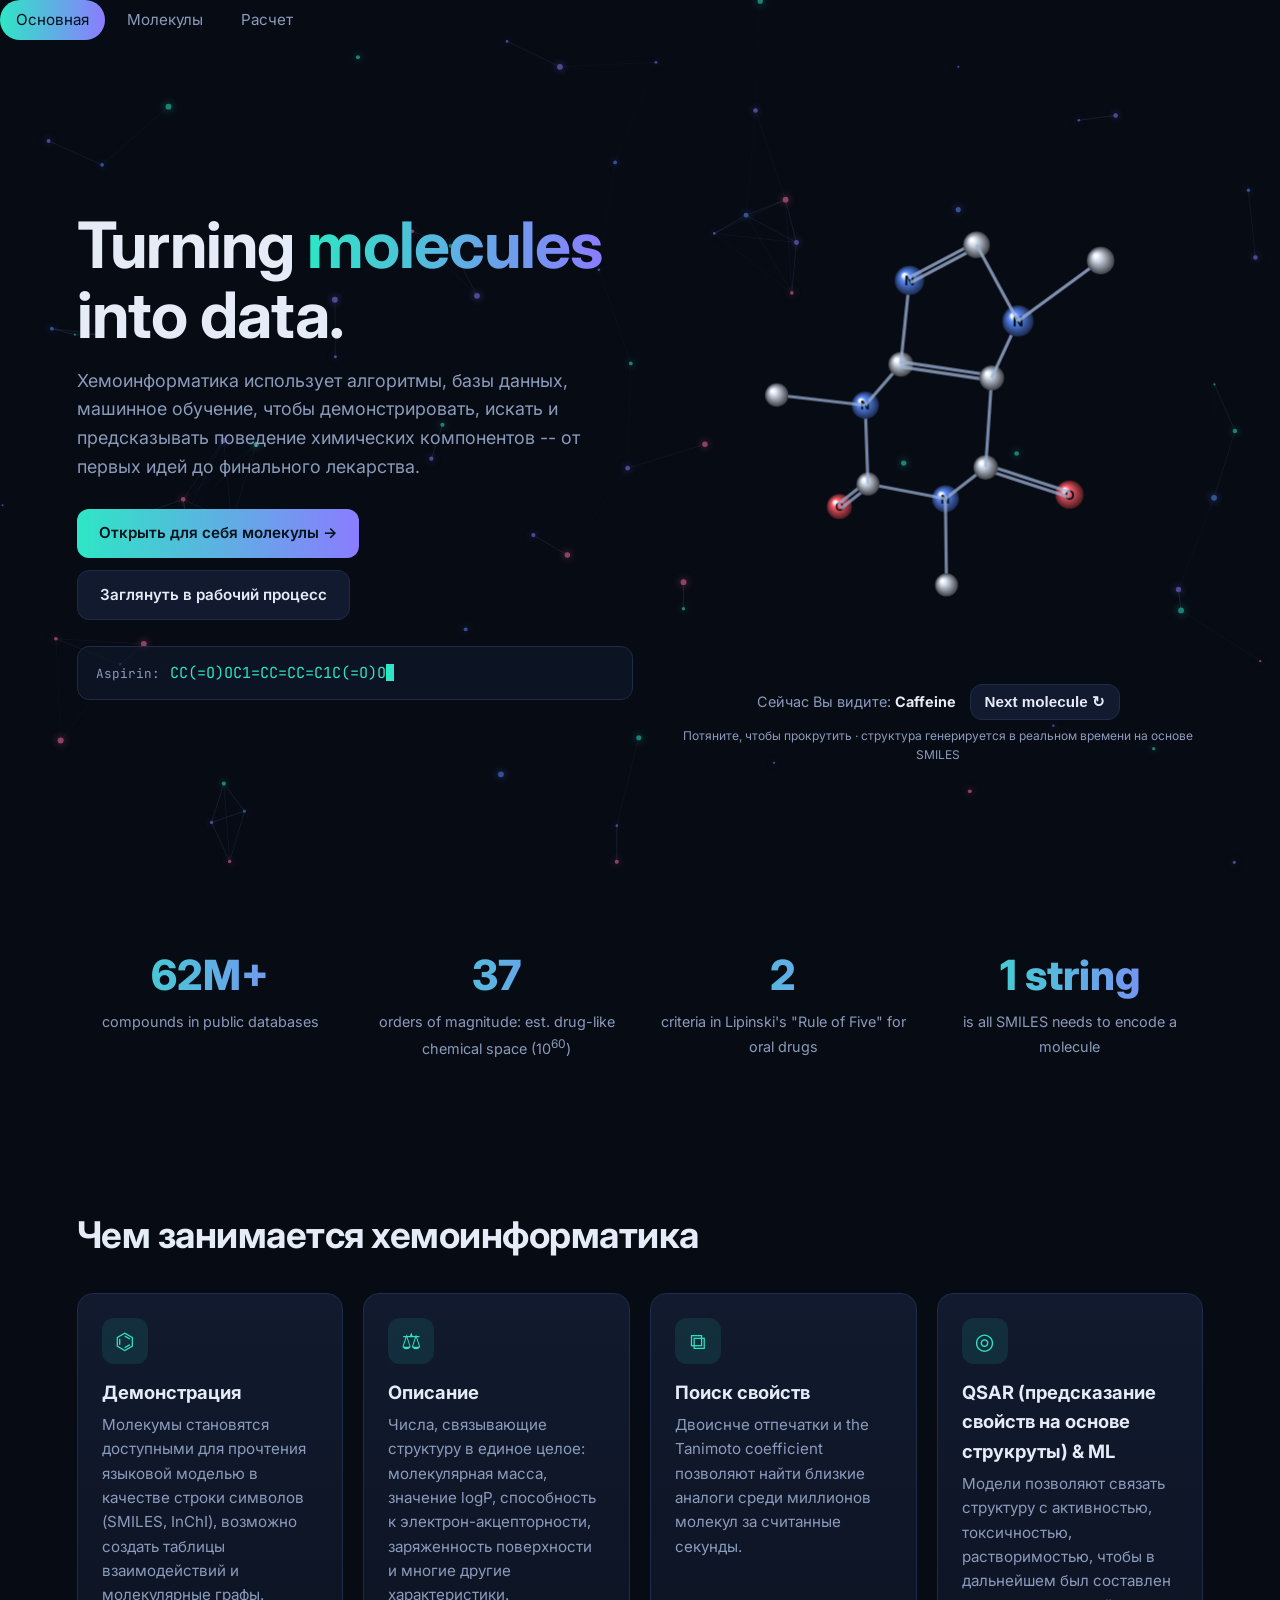
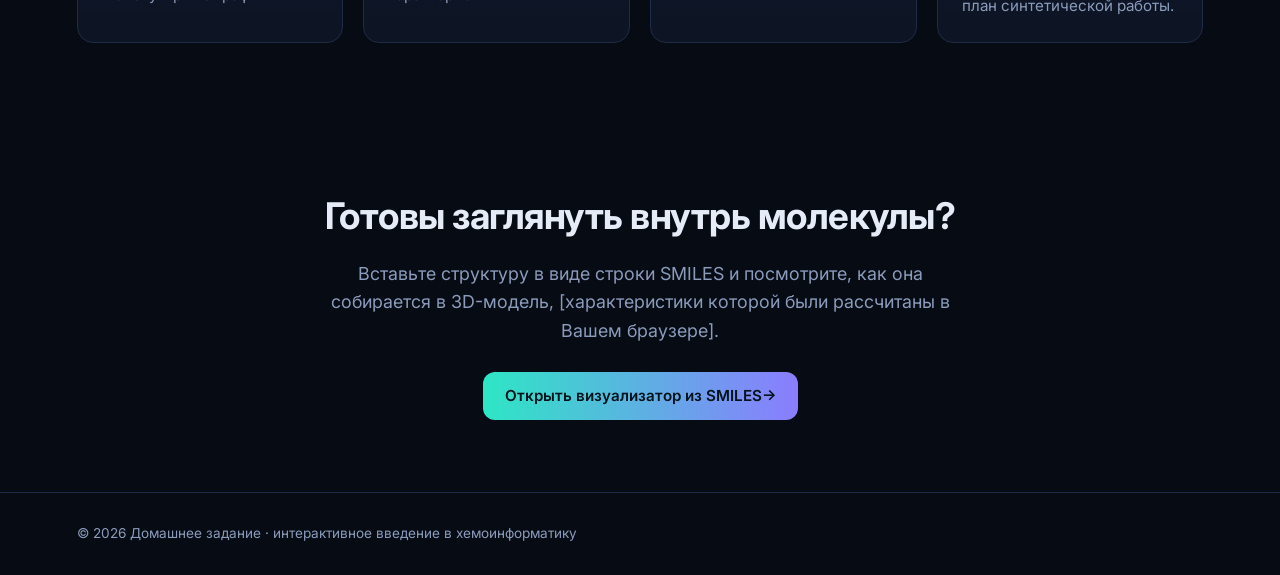
<file: index.html>
<!DOCTYPE html>
<html lang="ru"><head><meta charset="utf-8"><meta name="viewport" content="width=device-width,initial-scale=1">
<title>Домашнее задание — Хемоинформатика</title>
<link rel="preconnect" href="https://fonts.googleapis.com"><link rel="preconnect" href="https://fonts.gstatic.com" crossorigin>
<link href="https://fonts.googleapis.com/css2?family=Inter:wght@400;600;700;800&family=JetBrains+Mono:wght@400;600&display=swap" rel="stylesheet">
<link rel="stylesheet" href="style.css"></head>
<body data-page="home"><canvas id="bg"></canvas>
<div class="links"><a href="index.html" data-p="home">Основная</a><a href="molecules.html" data-p="molecules">Молекулы</a><a href="workflow.html" data-p="workflow">Расчет</a></div></nav>
<main>
<section class="hero">
  <div>
    <h1 class="reveal d1">Turning <span class="grad">molecules</span><br>into data.</h1>
    <p class="lead reveal d2">Хемоинформатика использует алгоритмы, базы данных, машинное обучение, чтобы демонстрировать, искать и предсказывать поведение химических компонентов -- от первых идей до финального лекарства.</p>
    <div class="reveal d3" style="display:flex;gap:12px;flex-wrap:wrap">
      <a class="btn primary" href="molecules.html">Открыть для себя молекулы →</a>
      <a class="btn" href="workflow.html">Заглянуть в рабочий процесс</a>
    </div>
    <div class="smiles-type mono reveal d3"><small id="typedname"></small><span id="typed"></span><span class="caret"></span></div>
  </div>
  <div style="text-align:center">
    <canvas id="mol3d"></canvas>
    <div style="display:flex;justify-content:center;align-items:center;gap:14px;color:var(--muted);font-size:.9rem">
      <span>Сейчас Вы видите: <b id="molname" style="color:var(--text)"></b></span>
      <button class="btn" id="nextmol" style="padding:8px 14px">Next molecule ↻</button>
    </div>
    <div class="hint">Потяните, чтобы прокрутить · структура генерируется в реальном времени на основе SMILES</div>
  </div>
</section>

<section>
  <div class="stats">
    <div class="stat reveal"><b class="grad" data-count="100" data-suffix="M+">0</b><span>compounds in public databases</span></div>
    <div class="stat reveal d1"><b class="grad" data-count="60" data-suffix="">0</b><span>orders of magnitude: est. drug-like chemical space (10<sup>60</sup>)</span></div>
    <div class="stat reveal d2"><b class="grad" data-count="4" data-suffix="">0</b><span>criteria in Lipinski's "Rule of Five" for oral drugs</span></div>
    <div class="stat reveal d3"><b class="grad" data-count="1" data-dec="0" data-suffix=" string">0</b><span>is all SMILES needs to encode a molecule</span></div>
  </div>
</section>

<section>
  <h2 class="reveal">Чем занимается хемоинформатика</h2>
  <div class="grid" style="margin-top:28px">
    <div class="card reveal"><div class="icon">⌬</div><h3>Демонстрация</h3><p>Молекумы становятся доступными для прочтения языковой моделью в качестве строки символов (SMILES, InChI), возможно создать таблицы взаимодействий и молекулярные графы.</p></div>
    <div class="card reveal d1"><div class="icon">⚖</div><h3>Описание</h3><p>Числа, связывающие структуру в единое целое: молекулярная масса, значение logP, способность к электрон-акцепторности, заряженность поверхности и многие другие характеристики.</p></div>
    <div class="card reveal d2"><div class="icon">⧉</div><h3>Поиск свойств</h3><p>Двоиснче отпечатки и the Tanimoto coefficient позволяют найти близкие аналоги среди миллионов молекул за считанные секунды.</p></div>
    <div class="card reveal d3"><div class="icon">◎</div><h3>QSAR (предсказание свойств на основе струкруты) &amp; ML</h3><p>Модели позволяют связать структуру с активностью, токсичностью, растворимостью, чтобы в дальнейшем был составлен план синтетической работы.</p></div>
  </div>
</section>

<section class="reveal" style="text-align:center">
  <h2>Готовы заглянуть внутрь молекулы?</h2>
  <p class="lead" style="margin:12px auto 26px">Вставьте структуру в виде строки SMILES и посмотрите, как она собирается в 3D-модель, [характеристики которой были рассчитаны в Вашем браузере].</p>
  <a class="btn primary" href="molecules.html">Открыть визуализатор из SMILES→</a>
</section>
</main>
<footer><span>© <span id="year"></span> Домашнее задание · интерактивное введение в хемоинформатику</span></footer>
<script src="main.js"></script></body></html>
</file>
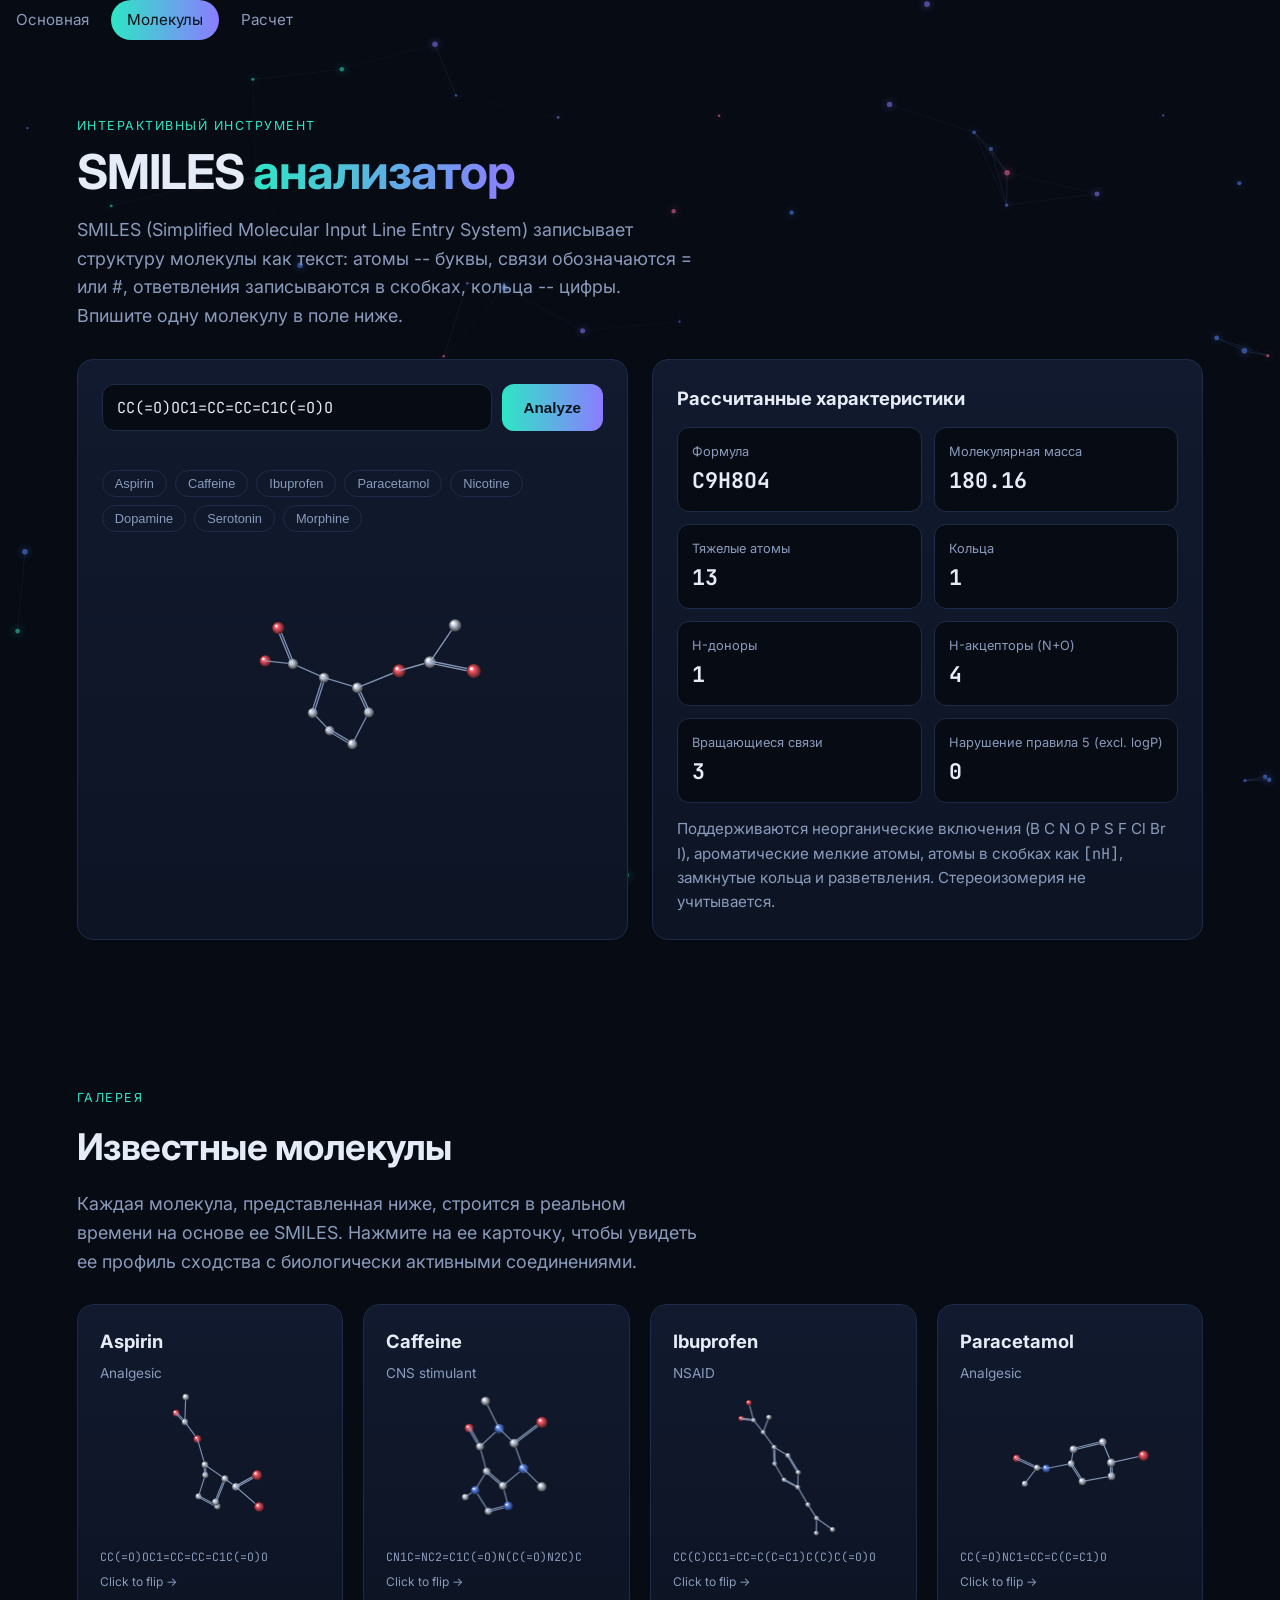
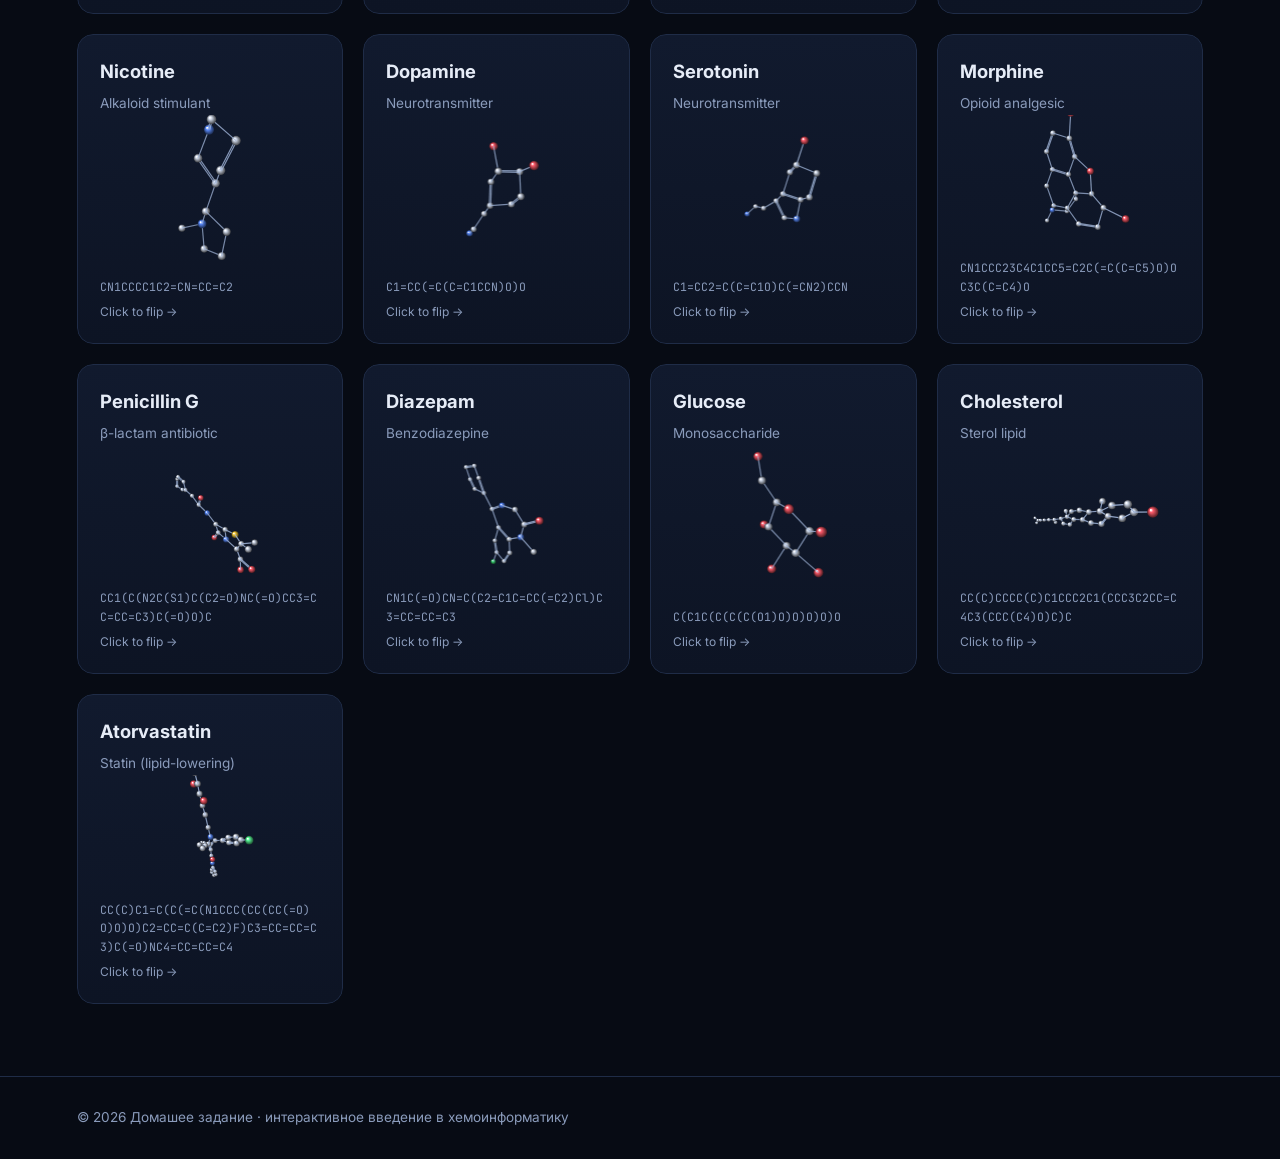
<file: molecules.html>
<!DOCTYPE html>
<html lang="ru"><head><meta charset="utf-8"><meta name="viewport" content="width=device-width,initial-scale=1">
<title>Домашнее задание — хемоинформатика</title>
<link rel="preconnect" href="https://fonts.googleapis.com"><link rel="preconnect" href="https://fonts.gstatic.com" crossorigin>
<link href="https://fonts.googleapis.com/css2?family=Inter:wght@400;600;700;800&family=JetBrains+Mono:wght@400;600&display=swap" rel="stylesheet">
<link rel="stylesheet" href="style.css"></head>
<body data-page="molecules"><canvas id="bg"></canvas>
<div class="links"><a href="index.html" data-p="home">Основная</a><a href="molecules.html" data-p="molecules">Молекулы</a><a href="workflow.html" data-p="workflow">Расчет</a></div></nav>
<main>
<section>
  <div class="tag reveal">Интерактивный инструмент</div>
  <h1 class="reveal d1" style="font-size:clamp(2rem,4vw,3rem)">SMILES <span class="grad">анализатор</span></h1>
  <p class="lead reveal d2">SMILES (Simplified Molecular Input Line Entry System) записывает структуру молекулы как текст: атомы -- буквы, связи обозначаются <code>=</code> или <code>#</code>, ответвления записываются в скобках, кольца -- цифры. Впишите одну молекулу в поле ниже.</p>
  <div class="analyzer">
    <div class="card reveal">
      <div class="input-row"><input type="text" id="smiIn" spellcheck="false" placeholder="e.g. CC(=O)OC1=CC=CC=C1C(=O)O"><button class="btn primary" id="anaBtn">Analyze</button></div>
      <div class="err" id="err"></div>
      <div class="chips" id="chips"></div>
      <canvas id="anaCanvas" style="width:100%;height:280px;margin-top:10px;cursor:grab"></canvas>
    </div>
    <div class="card reveal d1">
      <h3 style="margin-bottom:14px">Рассчитанные характеристики</h3>
      <div class="results">
        <div class="res"><span>Формула</span><b id="rFormula">—</b></div>
        <div class="res"><span>Молекулярная масса</span><b id="rMW">—</b></div>
        <div class="res"><span>Тяжелые атомы</span><b id="rHeavy">—</b></div>
        <div class="res"><span>Кольца</span><b id="rRings">—</b></div>
        <div class="res"><span>H-доноры</span><b id="rHBD">—</b></div>
        <div class="res"><span>H-акцепторы (N+O)</span><b id="rHBA">—</b></div>
        <div class="res"><span>Вращающиеся связи</span><b id="rRot">—</b></div>
        <div class="res"><span>Нарушение правила 5 (excl. logP)</span><b id="rLip">—</b></div>
      </div>
      <p class="hint" style="margin-top:14px">Поддерживаются неорганические включения (B C N O P S F Cl Br I), ароматические мелкие атомы, атомы в скобках как <code>[nH]</code>, замкнутые кольца и разветвления. Стереоизомерия не учитывается.</p>
    </div>
  </div>
</section>

<section>
  <div class="tag reveal">Галерея</div>
  <h2 class="reveal">Известные молекулы</h2>
  <p class="lead reveal" style="margin-top:6px">Каждая молекула, представленная ниже, строится в реальном времени на основе ее SMILES. Нажмите на ее карточку, чтобы увидеть ее профиль сходства с биологически активными соединениями.</p>
  <div class="grid" id="gallery"></div>
</section>
</main>
<footer><span>© <span id="year"></span> Домашее задание · интерактивное введение в хемоинформатику</span></footer>
<script src="main.js"></script></body></html>
</file>
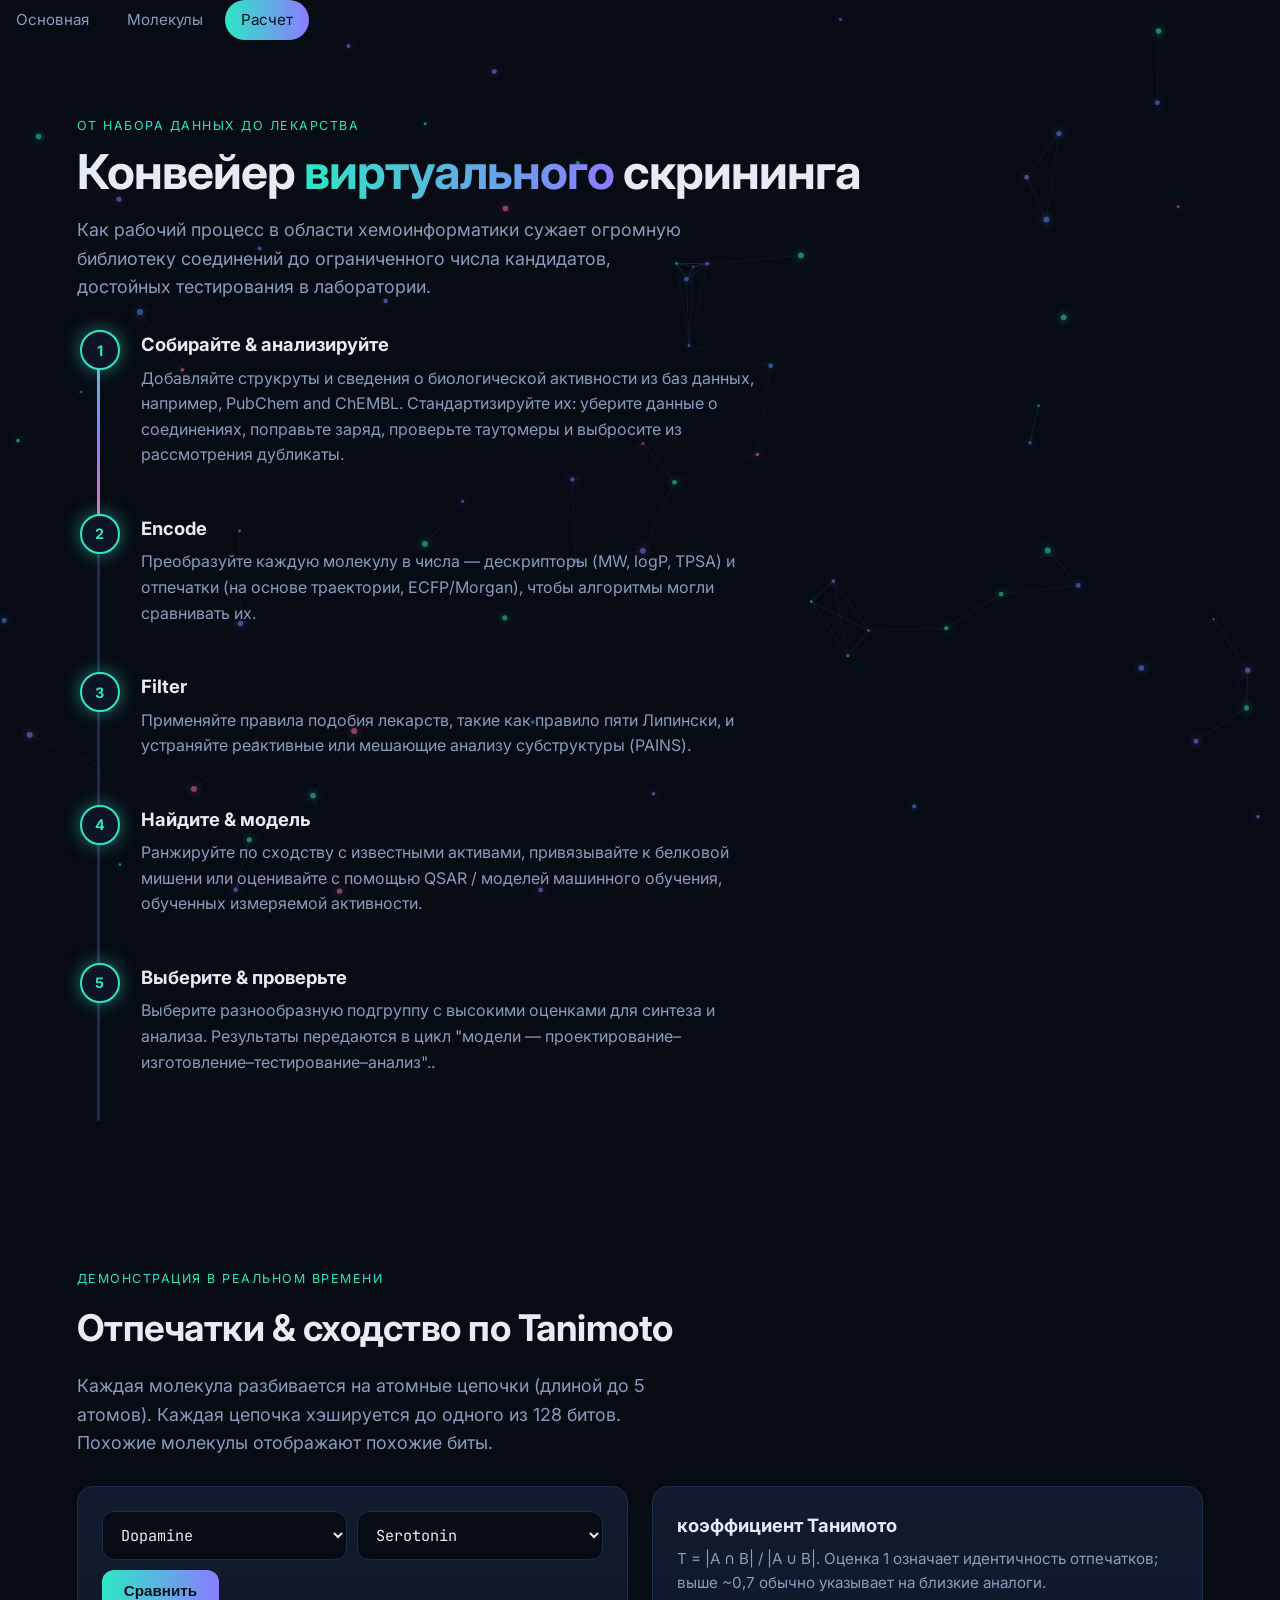
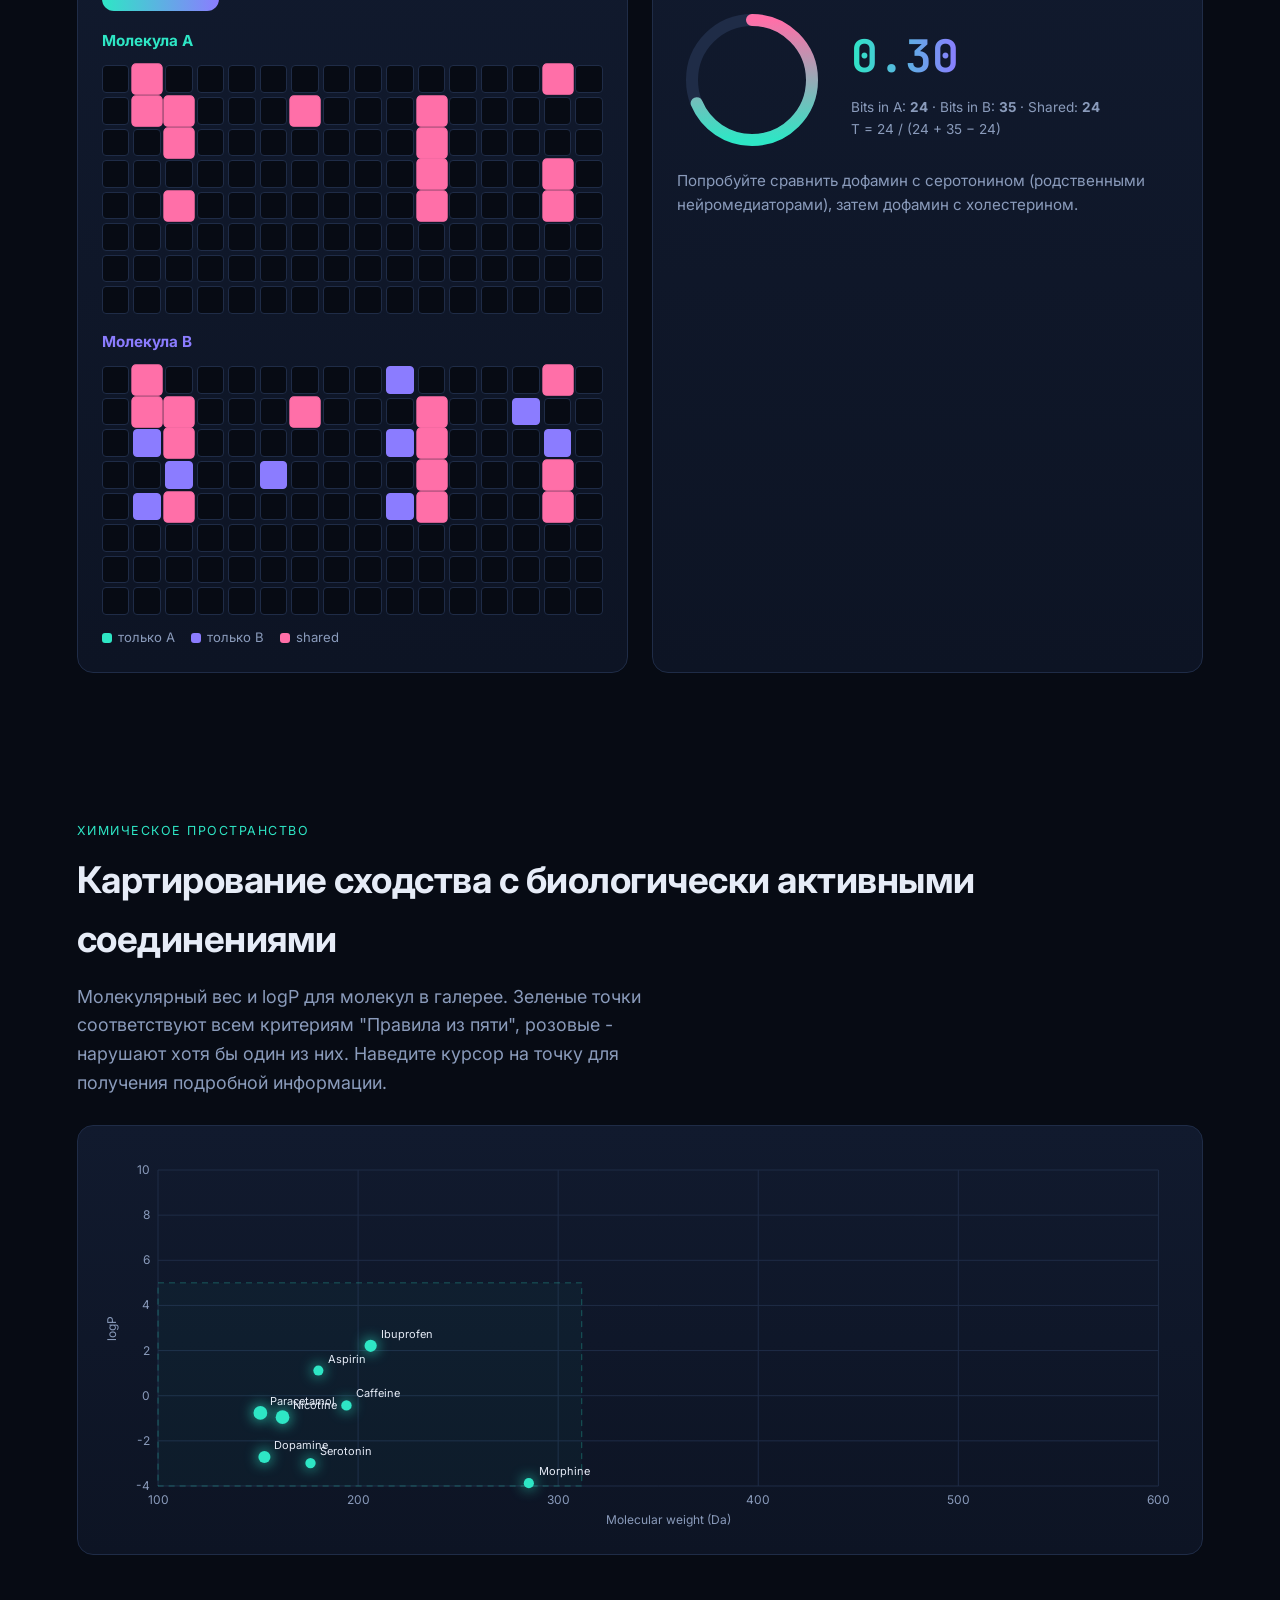
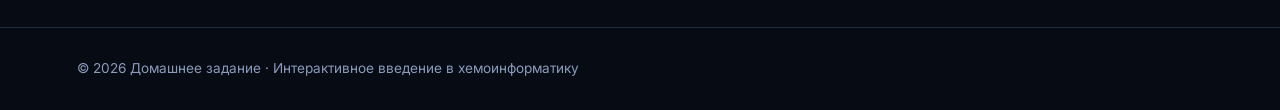
<file: workflow.html>
<!DOCTYPE html>
<html lang="ru"><head><meta charset="utf-8"><meta name="viewport" content="width=device-width,initial-scale=1">
<title>Домашнее задание — Хемоинформатика</title>
<link rel="preconnect" href="https://fonts.googleapis.com"><link rel="preconnect" href="https://fonts.gstatic.com" crossorigin>
<link href="https://fonts.googleapis.com/css2?family=Inter:wght@400;600;700;800&family=JetBrains+Mono:wght@400;600&display=swap" rel="stylesheet">
<link rel="stylesheet" href="style.css"></head>
<body data-page="workflow"><canvas id="bg"></canvas>
<div class="links"><a href="index.html" data-p="home">Основная</a><a href="molecules.html" data-p="molecules">Молекулы</a><a href="workflow.html" data-p="workflow">Расчет</a></div></nav>
<main>
<section>
  <div class="tag reveal">От набора данных до лекарства</div>
  <h1 class="reveal d1" style="font-size:clamp(2rem,4vw,3rem)">Конвейер <span class="grad">виртуального</span> скрининга</h1>
  <p class="lead reveal d2">Как рабочий процесс в области хемоинформатики сужает огромную библиотеку соединений до ограниченного числа кандидатов, достойных тестирования в лаборатории.</p>
  <div class="timeline">
    <div class="line"></div><div class="fill"></div>
    <div class="step" data-n="1"><h3>Собирайте &amp; анализируйте</h3><p>Добавляйте струкруты и сведения о биологической активности из баз данных, например, PubChem and ChEMBL. Стандартизируйте их: уберите данные о соединениях, поправьте заряд, проверьте таутомеры и выбросите из рассмотрения дубликаты.</p></div>
    <div class="step" data-n="2"><h3>Encode</h3><p>Преобразуйте каждую молекулу в числа — дескрипторы (MW, logP, TPSA) и отпечатки (на основе траектории, ECFP/Morgan), чтобы алгоритмы могли сравнивать их.</p></div>
    <div class="step" data-n="3"><h3>Filter</h3><p>Применяйте правила подобия лекарств, такие как правило пяти Липински, и устраняйте реактивные или мешающие анализу субструктуры (PAINS).</p></div>
    <div class="step" data-n="4"><h3>Найдите &amp; модель</h3><p>Ранжируйте по сходству с известными активами, привязывайте к белковой мишени или оценивайте с помощью QSAR / моделей машинного обучения, обученных измеряемой активности.</p></div>
    <div class="step" data-n="5"><h3>Выберите &amp; проверьте</h3><p>Выберите разнообразную подгруппу с высокими оценками для синтеза и анализа. Результаты передаются в цикл "модели — проектирование–изготовление–тестирование–анализ"..</p></div>
  </div>
</section>

<section id="fpSection">
  <div class="tag reveal">Демонстрация в реальном времени</div>
  <h2 class="reveal">Отпечатки &amp; сходство по Tanimoto</h2>
  <p class="lead reveal" style="margin-top:6px">Каждая молекула разбивается на атомные цепочки (длиной до 5 атомов). Каждая цепочка хэшируется до одного из 128 битов. Похожие молекулы отображают похожие биты.</p>
  <div class="fp-wrap">
    <div class="card reveal">
      <div class="input-row"><select id="molA"></select><select id="molB"></select><button class="btn primary" id="cmpBtn">Сравнить</button></div>
      <h3 style="margin-top:18px;font-size:.95rem;color:var(--teal)">Молекула A</h3><div class="bits" id="bitsA"></div>
      <h3 style="margin-top:16px;font-size:.95rem;color:var(--violet)">Молекула B</h3><div class="bits" id="bitsB"></div>
      <div class="legend"><span><i style="background:var(--teal)"></i>только A</span><span><i style="background:var(--violet)"></i>только B</span><span><i style="background:var(--pink)"></i>shared</span></div>
    </div>
    <div class="card reveal d1">
      <h3>коэффициент Танимото</h3>
      <p>T = |A ∩ B| / |A ∪ B|. Оценка 1 означает идентичность отпечатков; выше ~0,7 обычно указывает на близкие аналоги.</p>
      <div class="gauge">
        <svg viewBox="0 0 150 150"><defs><linearGradient id="gg"><stop offset="0" stop-color="#2ee6c5"/><stop offset="1" stop-color="#ff6fa8"/></linearGradient></defs>
          <circle class="track" cx="75" cy="75" r="60"/><circle class="val" cx="75" cy="75" r="60"/></svg>
        <div><b id="tani" class="mono grad" style="font-size:2.8rem">0.00</b><div id="taniInfo" style="color:var(--muted);font-size:.85rem;margin-top:6px"></div></div>
      </div>
      <p class="hint" style="margin-top:14px">Попробуйте сравнить дофамин с серотонином (родственными нейромедиаторами), затем дофамин с холестерином.</p>
    </div>
  </div>
</section>

<section>
  <div class="tag reveal">Химическое пространство</div>
  <h2 class="reveal">Картирование сходства с биологически активными соединениями</h2>
  <p class="lead reveal" style="margin-top:6px">Молекулярный вес и logP для молекул в галерее. Зеленые точки соответствуют всем критериям "Правила из пяти", розовые - нарушают хотя бы один из них. Наведите курсор на точку для получения подробной информации.</p>
  <div class="card reveal" style="position:relative">
    <canvas id="space"></canvas>
    <div id="spaceTip" style="position:absolute;pointer-events:none;opacity:0;transition:opacity .2s;background:var(--bg);border:1px solid var(--line);padding:8px 12px;border-radius:10px;font-size:.82rem"></div>
  </div>
</section>
</main>
<footer><span>© <span id="year"></span> Домашнее задание · Интерактивное введение в хемоинформатику</span></footer>
<script src="main.js"></script></body></html>
</file>
<file: style.css>
:root{
  --bg:#070b14; --bg2:#0d1424; --card:#111a2e; --line:#1f2c47;
  --text:#e6ecf7; --muted:#8a9bbb;
  --teal:#2ee6c5; --violet:#8b7cff; --pink:#ff6fa8; --amber:#ffc35c;
  --radius:16px;
}
*{box-sizing:border-box;margin:0;padding:0}
html{scroll-behavior:smooth}
body{font-family:'Inter',system-ui,sans-serif;background:var(--bg);color:var(--text);line-height:1.6;overflow-x:hidden}
code,.mono{font-family:'JetBrains Mono',ui-monospace,monospace}
a{color:inherit;text-decoration:none}
#bg{position:fixed;inset:0;z-index:-1;opacity:.55}

/* nav */
nav{position:sticky;top:0;z-index:20;display:flex;align-items:center;justify-content:space-between;
  padding:14px 6vw;background:rgba(7,11,20,.72);backdrop-filter:blur(12px);border-bottom:1px solid var(--line)}
.logo{display:flex;align-items:center;gap:10px;font-weight:700;letter-spacing:.3px}
.logo svg{animation:spin 12s linear infinite}
.links{display:flex;gap:6px}
.links a{padding:8px 16px;border-radius:999px;color:var(--muted);font-size:.95rem;transition:.25s}
.links a:hover{color:var(--text);background:var(--card)}
.links a.active{color:#04121a;background:linear-gradient(90deg,var(--teal),var(--violet))}
@keyframes spin{to{transform:rotate(360deg)}}

main{padding:0 6vw}
section{padding:72px 0}
h1{font-size:clamp(2.3rem,5vw,4rem);line-height:1.08;letter-spacing:-1px}
h2{font-size:clamp(1.6rem,3vw,2.3rem);letter-spacing:-.5px;margin-bottom:14px}
h3{font-size:1.15rem;margin-bottom:6px}
p.lead{color:var(--muted);font-size:1.12rem;max-width:620px;margin:18px 0 28px}
.grad{background:linear-gradient(90deg,var(--teal),var(--violet),var(--pink));-webkit-background-clip:text;background-clip:text;color:transparent;
  background-size:200% auto;animation:shine 6s linear infinite}
@keyframes shine{to{background-position:200% center}}
.tag{display:inline-block;font-size:.78rem;letter-spacing:1.5px;text-transform:uppercase;color:var(--teal);margin-bottom:10px}

.btn{display:inline-flex;align-items:center;gap:8px;padding:12px 22px;border-radius:12px;font-weight:600;border:1px solid var(--line);
  background:var(--card);color:var(--text);cursor:pointer;transition:.25s;font-size:.95rem}
.btn:hover{transform:translateY(-2px);border-color:var(--teal)}
.btn.primary{background:linear-gradient(90deg,var(--teal),var(--violet));color:#04121a;border:none}
.btn.primary:hover{box-shadow:0 8px 30px rgba(46,230,197,.35)}

/* hero */
.hero{display:grid;grid-template-columns:1.05fr 1fr;align-items:center;gap:40px;min-height:calc(100vh - 70px);padding:40px 0}
#mol3d{width:100%;aspect-ratio:1;max-width:560px;justify-self:center;cursor:grab}
.smiles-type{margin-top:26px;padding:14px 18px;border:1px solid var(--line);border-radius:12px;background:rgba(17,26,46,.6);font-size:.95rem;color:var(--teal);min-height:52px}
.smiles-type .caret{display:inline-block;width:8px;height:1.1em;background:var(--teal);vertical-align:-3px;animation:blink 1s steps(1) infinite}
.smiles-type small{color:var(--muted);margin-right:10px}
@keyframes blink{50%{opacity:0}}

/* cards / grid */
.grid{display:grid;grid-template-columns:repeat(auto-fit,minmax(240px,1fr));gap:20px}
.card{background:linear-gradient(180deg,var(--card),var(--bg2));border:1px solid var(--line);border-radius:var(--radius);padding:24px;
  transition:transform .35s,border-color .35s,box-shadow .35s;position:relative;overflow:hidden}
.card:hover{transform:translateY(-6px);border-color:rgba(46,230,197,.5);box-shadow:0 16px 40px rgba(0,0,0,.35)}
.card p{color:var(--muted);font-size:.95rem}
.icon{width:46px;height:46px;border-radius:12px;display:grid;place-items:center;margin-bottom:14px;
  background:rgba(46,230,197,.1);color:var(--teal);font-size:1.4rem}

.stats{display:grid;grid-template-columns:repeat(auto-fit,minmax(180px,1fr));gap:20px;text-align:center}
.stat b{display:block;font-size:2.6rem;font-weight:800}
.stat span{color:var(--muted);font-size:.9rem}

/* reveal */
.reveal{opacity:0;transform:translateY(40px);transition:opacity .8s ease,transform .8s ease}
.reveal.in{opacity:1;transform:none}
.reveal.d1{transition-delay:.1s}.reveal.d2{transition-delay:.2s}.reveal.d3{transition-delay:.3s}

/* molecules page */
.analyzer{display:grid;grid-template-columns:1fr 1fr;gap:24px}
.input-row{display:flex;gap:10px;flex-wrap:wrap}
input[type=text],select{flex:1;min-width:200px;background:var(--bg);border:1px solid var(--line);color:var(--text);padding:12px 14px;border-radius:12px;
  font-family:'JetBrains Mono',monospace;font-size:.95rem;outline:none;transition:.2s}
input[type=text]:focus,select:focus{border-color:var(--teal);box-shadow:0 0 0 3px rgba(46,230,197,.15)}
.chips{display:flex;flex-wrap:wrap;gap:8px;margin-top:12px}
.chip{font-size:.8rem;padding:5px 12px;border-radius:999px;border:1px solid var(--line);color:var(--muted);cursor:pointer;transition:.2s;background:none}
.chip:hover{color:var(--teal);border-color:var(--teal)}
.results{display:grid;grid-template-columns:repeat(2,1fr);gap:12px}
.res{background:var(--bg);border:1px solid var(--line);border-radius:12px;padding:14px}
.res span{color:var(--muted);font-size:.8rem;display:block}
.res b{font-size:1.35rem;font-family:'JetBrains Mono',monospace}
.res.pop{animation:pop .5s ease}
@keyframes pop{0%{transform:scale(.92);border-color:var(--teal)}100%{transform:none}}
.err{color:var(--pink);font-size:.9rem;margin-top:10px;min-height:1.2em}

.mol-card{cursor:pointer;perspective:1000px;padding:0;background:none;border:none;min-height:310px}
.mol-card:hover{box-shadow:none}
.flip{position:relative;width:100%;height:100%;min-height:310px;transition:transform .7s cubic-bezier(.4,.2,.2,1);transform-style:preserve-3d}
.mol-card.flipped .flip{transform:rotateY(180deg)}
.face{position:absolute;inset:0;backface-visibility:hidden;border-radius:var(--radius);border:1px solid var(--line);padding:22px;
  background:linear-gradient(180deg,var(--card),var(--bg2));display:flex;flex-direction:column}
.face.back{transform:rotateY(180deg)}
.face canvas{width:100%;height:160px}
.face .smi{font-size:.72rem;color:var(--muted);word-break:break-all;margin-top:auto}
.kv{display:flex;justify-content:space-between;border-bottom:1px dashed var(--line);padding:6px 0;font-size:.9rem}
.kv span{color:var(--muted)}
.badge{display:inline-block;margin-top:12px;padding:4px 10px;border-radius:999px;font-size:.78rem;font-weight:600}
.badge.ok{background:rgba(46,230,197,.15);color:var(--teal)}
.badge.no{background:rgba(255,111,168,.15);color:var(--pink)}
.hint{font-size:.75rem;color:var(--muted);margin-top:6px}

/* workflow page */
.timeline{position:relative;margin-left:20px}
.timeline .line{position:absolute;left:0;top:0;width:3px;height:100%;background:var(--line);border-radius:3px}
.timeline .fill{position:absolute;left:0;top:0;width:3px;height:0;background:linear-gradient(var(--teal),var(--violet),var(--pink));border-radius:3px;transition:height .1s}
.step{position:relative;padding:0 0 46px 44px}
.step::before{content:attr(data-n);position:absolute;left:-17px;top:0;width:36px;height:36px;border-radius:50%;display:grid;place-items:center;
  background:var(--bg2);border:2px solid var(--line);font-weight:700;font-size:.9rem;transition:.4s}
.step.in::before{border-color:var(--teal);color:var(--teal);box-shadow:0 0 18px rgba(46,230,197,.5)}
.step p{color:var(--muted);max-width:640px}

.fp-wrap{display:grid;grid-template-columns:1fr 1fr;gap:24px}
.bits{display:grid;grid-template-columns:repeat(16,1fr);gap:4px;margin-top:12px}
.bit{aspect-ratio:1;border-radius:4px;background:var(--bg);border:1px solid var(--line);transition:background .3s,transform .3s}
.bit.on{background:var(--teal);border-color:var(--teal)}
.bit.on.b{background:var(--violet);border-color:var(--violet)}
.bit.both{background:var(--pink)!important;border-color:var(--pink)!important;transform:scale(1.12)}
.gauge{display:flex;align-items:center;gap:24px;margin-top:10px}
.gauge svg{width:150px;height:150px;transform:rotate(-90deg)}
.gauge circle{fill:none;stroke-width:12}
.gauge .track{stroke:var(--line)}
.gauge .val{stroke:url(#gg);stroke-linecap:round;transition:stroke-dashoffset 1.2s cubic-bezier(.3,.8,.3,1)}
.legend{display:flex;gap:16px;flex-wrap:wrap;font-size:.82rem;color:var(--muted);margin-top:12px}
.legend i{display:inline-block;width:10px;height:10px;border-radius:3px;margin-right:6px;vertical-align:-1px}
#space{width:100%;height:380px;display:block}

footer{border-top:1px solid var(--line);padding:30px 6vw;color:var(--muted);font-size:.85rem;display:flex;justify-content:space-between;flex-wrap:wrap;gap:10px}

/* page transition */
body{animation:fadein .6s ease}
@keyframes fadein{from{opacity:0;transform:translateY(10px)}}

@media (max-width:860px){
  .hero,.analyzer,.fp-wrap{grid-template-columns:1fr}
  .hero{min-height:auto}
  .links a{padding:6px 10px;font-size:.85rem}
  .logo span{display:none}
}
@media (prefers-reduced-motion:reduce){*{animation:none!important;transition:none!important}.reveal{opacity:1;transform:none}}
</file>
